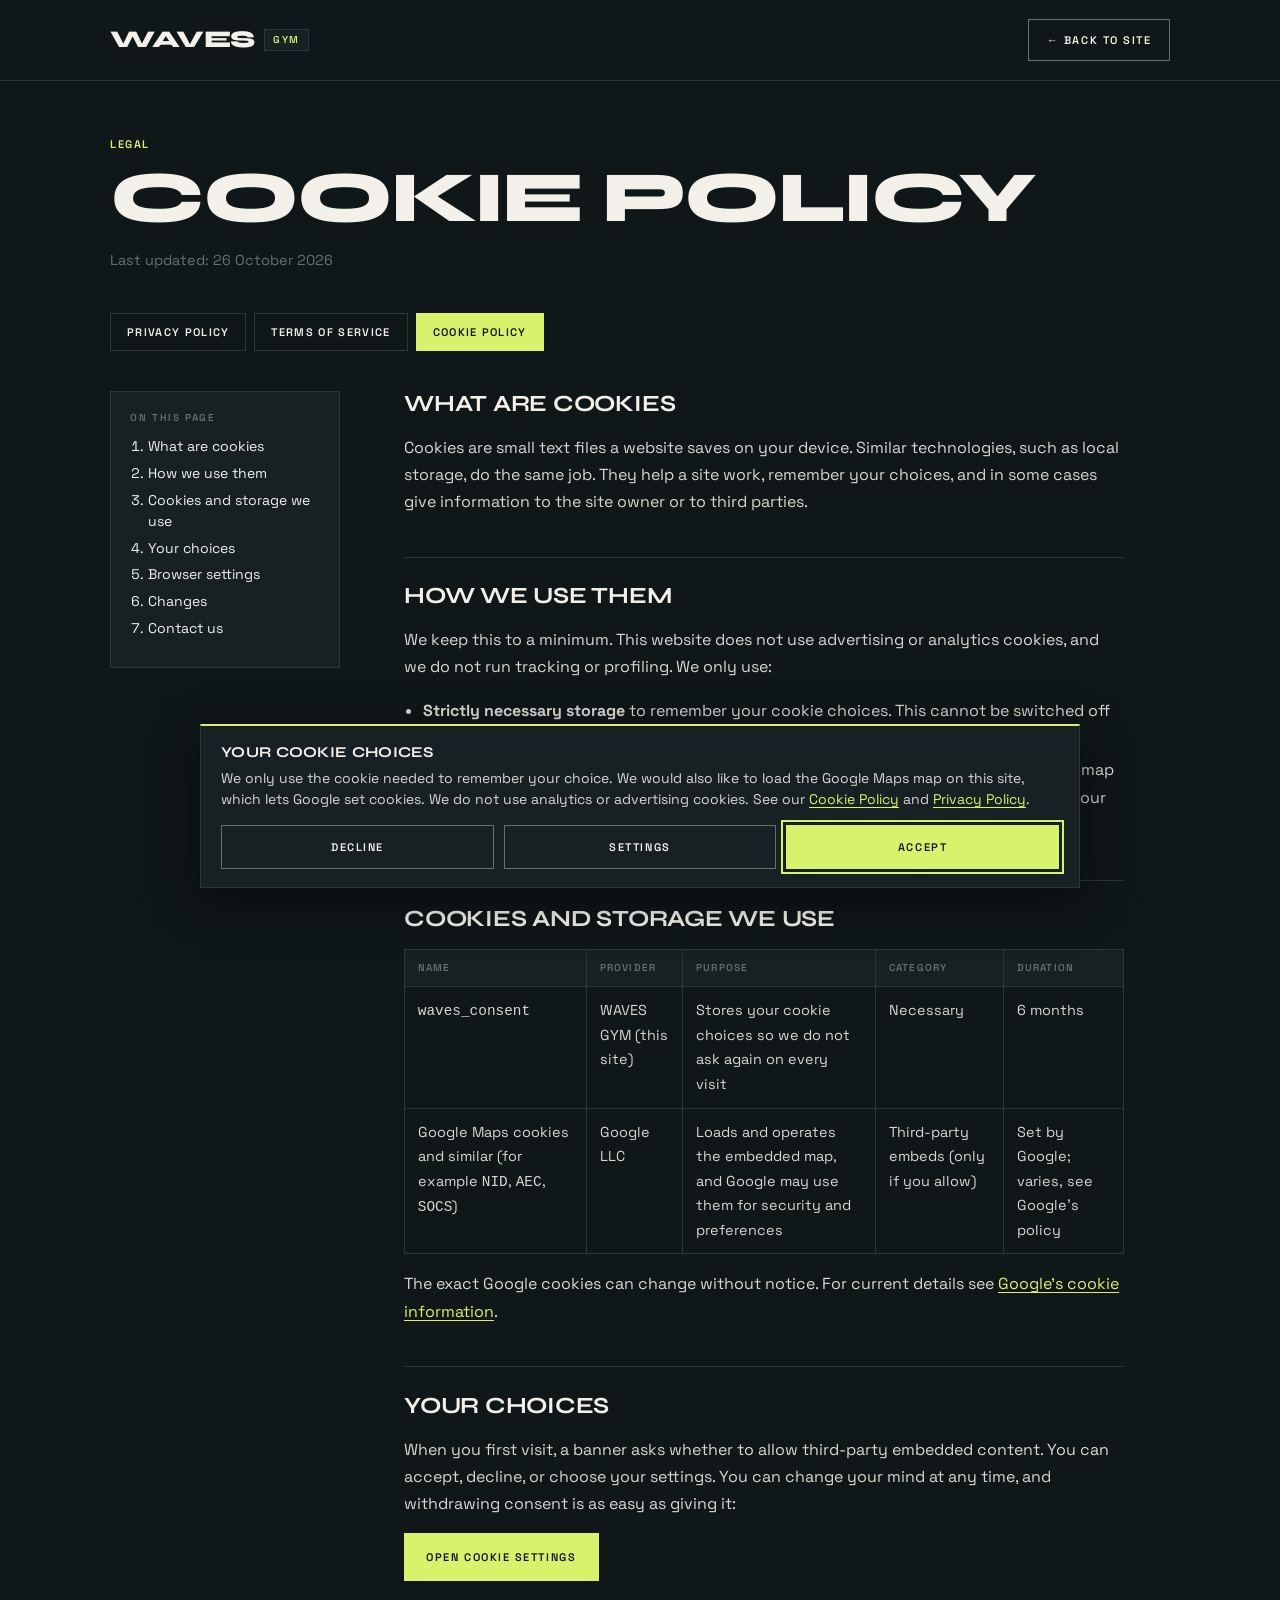
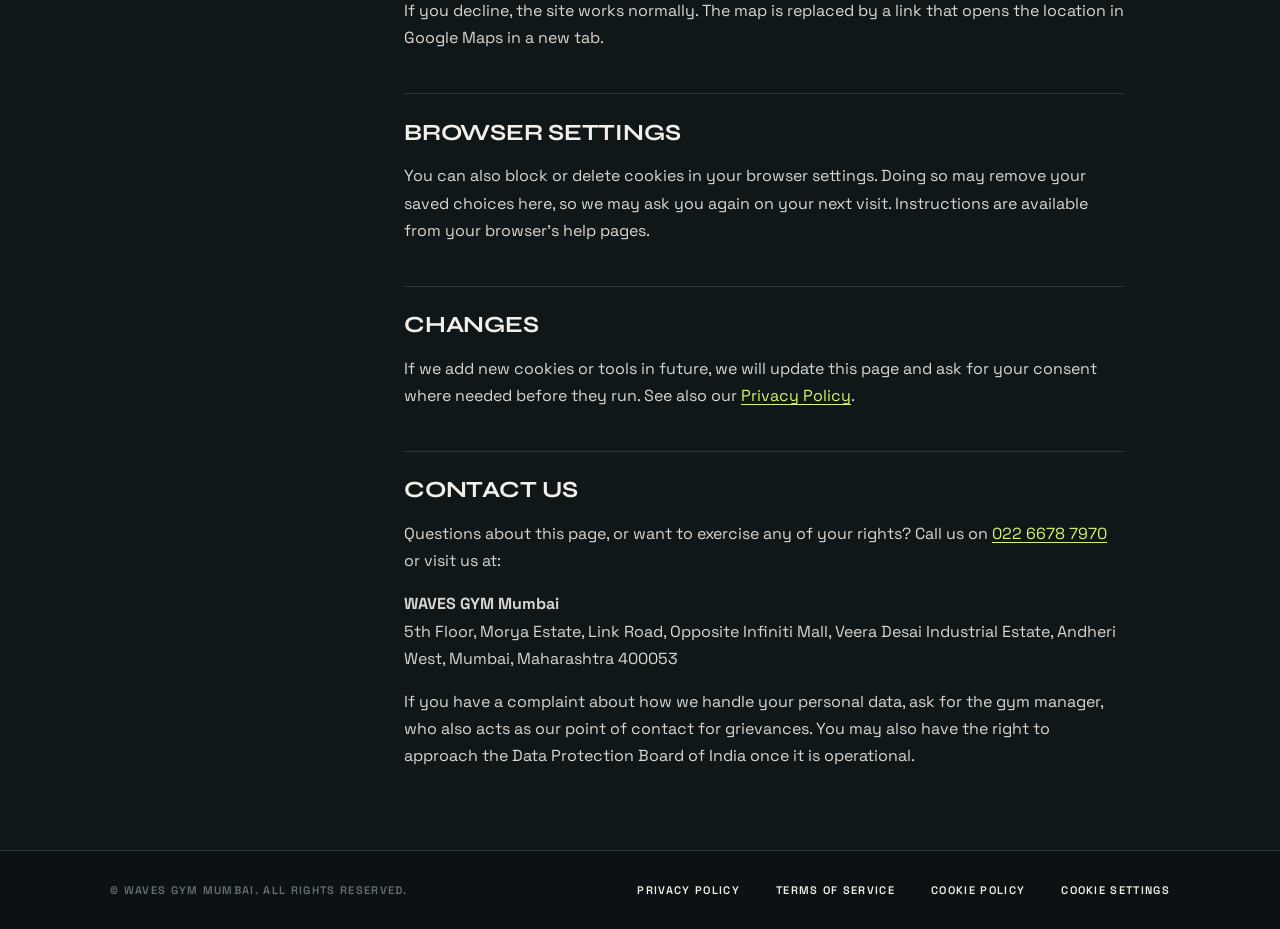
<file: cookies.html>
<!DOCTYPE html><html lang="en"><head><meta charset="utf-8"><meta name="viewport" content="width=device-width,initial-scale=1,viewport-fit=cover">
<title>Cookie Policy | WAVES GYM</title><meta name="description" content="How the WAVES GYM Mumbai website uses cookies and similar technologies, and how to manage your choices."><meta name="theme-color" content="#101719"><link rel="canonical" href="cookies.html">
<link rel="icon" href="data:image/svg+xml,%3Csvg xmlns=%27http://www.w3.org/2000/svg%27 viewBox=%270 0 8 8%27%3E%3Crect width=%278%27 height=%278%27 fill=%27%23101719%27/%3E%3Crect x=%272%27 y=%272%27 width=%274%27 height=%274%27 fill=%27%23D7F36B%27/%3E%3C/svg%3E">
<link rel="preload" href="fonts/syne-800.woff2" as="font" type="font/woff2" crossorigin><link rel="stylesheet" href="legal.css"></head><body>
<a class="skip" href="#content">Skip to content</a>
<header class="hdr"><div class="hdr-in"><a class="brand" href="index.html" aria-label="WAVES GYM home"><b>WAVES</b><span>GYM</span></a><a class="back" href="index.html">&larr; Back to site</a></div></header>
<main id="content"><p class="eyebrow">Legal</p><h1>Cookie Policy</h1><p class="updated">Last updated: 26 October 2026</p>
<nav class="tabs" aria-label="Legal pages"><a href="privacy.html">Privacy Policy</a><a href="terms.html">Terms of Service</a><a href="cookies.html" aria-current="page">Cookie Policy</a></nav>
<div class="lay"><aside class="toc" aria-label="On this page"><p>On this page</p><ol><li><a href="#what">What are cookies</a></li><li><a href="#use">How we use them</a></li><li><a href="#list">Cookies and storage we use</a></li><li><a href="#choices">Your choices</a></li><li><a href="#browser">Browser settings</a></li><li><a href="#changes">Changes</a></li><li><a href="#contact">Contact us</a></li></ol></aside><article class="doc">
<h2 id="what">What are cookies</h2>
<p>Cookies are small text files a website saves on your device. Similar technologies, such as local storage, do the same job. They help a site work, remember your choices, and in some cases give information to the site owner or to third parties.</p>

<h2 id="use">How we use them</h2>
<p>We keep this to a minimum. This website does not use advertising or analytics cookies, and we do not run tracking or profiling. We only use:</p>
<ul>
<li><strong>Strictly necessary storage</strong> to remember your cookie choices. This cannot be switched off because the site could not respect your choices without it.</li>
<li><strong>Third-party embedded content</strong>, which is off until you allow it. This is the Google Maps map in the "Where to find us" section. When it loads, Google may set cookies and receive your IP address and device information, under Google's own privacy policy.</li>
</ul>

<h2 id="list">Cookies and storage we use</h2>
<table><thead><tr><th>Name</th><th>Provider</th><th>Purpose</th><th>Category</th><th>Duration</th></tr></thead><tbody>
<tr><td><code>waves_consent</code></td><td>WAVES GYM (this site)</td><td>Stores your cookie choices so we do not ask again on every visit</td><td>Necessary</td><td>6 months</td></tr>
<tr><td>Google Maps cookies and similar (for example <code>NID</code>, <code>AEC</code>, <code>SOCS</code>)</td><td>Google LLC</td><td>Loads and operates the embedded map, and Google may use them for security and preferences</td><td>Third-party embeds (only if you allow)</td><td>Set by Google; varies, see Google's policy</td></tr>
</tbody></table>
<p>The exact Google cookies can change without notice. For current details see <a href="https://policies.google.com/technologies/cookies" rel="noopener noreferrer" target="_blank">Google's cookie information</a>.</p>

<h2 id="choices">Your choices</h2>
<p>When you first visit, a banner asks whether to allow third-party embedded content. You can accept, decline, or choose your settings. You can change your mind at any time, and withdrawing consent is as easy as giving it:</p>
<p><button type="button" class="btn" data-cookie-settings>Open cookie settings</button></p>
<p>If you decline, the site works normally. The map is replaced by a link that opens the location in Google Maps in a new tab.</p>

<h2 id="browser">Browser settings</h2>
<p>You can also block or delete cookies in your browser settings. Doing so may remove your saved choices here, so we may ask you again on your next visit. Instructions are available from your browser's help pages.</p>

<h2 id="changes">Changes</h2>
<p>If we add new cookies or tools in future, we will update this page and ask for your consent where needed before they run. See also our <a href="privacy.html">Privacy Policy</a>.</p>
<h2 id="contact">Contact us</h2>
<p>Questions about this page, or want to exercise any of your rights? Call us on <a href="tel:02266787970">022 6678 7970</a> or visit us at:</p>
<p><strong>WAVES GYM Mumbai</strong><br>5th Floor, Morya Estate, Link Road, Opposite Infiniti Mall, Veera Desai Industrial Estate, Andheri West, Mumbai, Maharashtra 400053</p>
<p>If you have a complaint about how we handle your personal data, ask for the gym manager, who also acts as our point of contact for grievances. You may also have the right to approach the Data Protection Board of India once it is operational.</p>
</article></div></main>
<footer class="ftr"><div class="ftr-in"><div>&copy; WAVES GYM Mumbai. All rights reserved.</div><nav aria-label="Legal"><a href="privacy.html">Privacy Policy</a><a href="terms.html">Terms of Service</a><a href="cookies.html">Cookie Policy</a><button type="button" data-cookie-settings>Cookie settings</button></nav></div></footer>
<script src="cookies.js" defer></script></body></html>
</file>
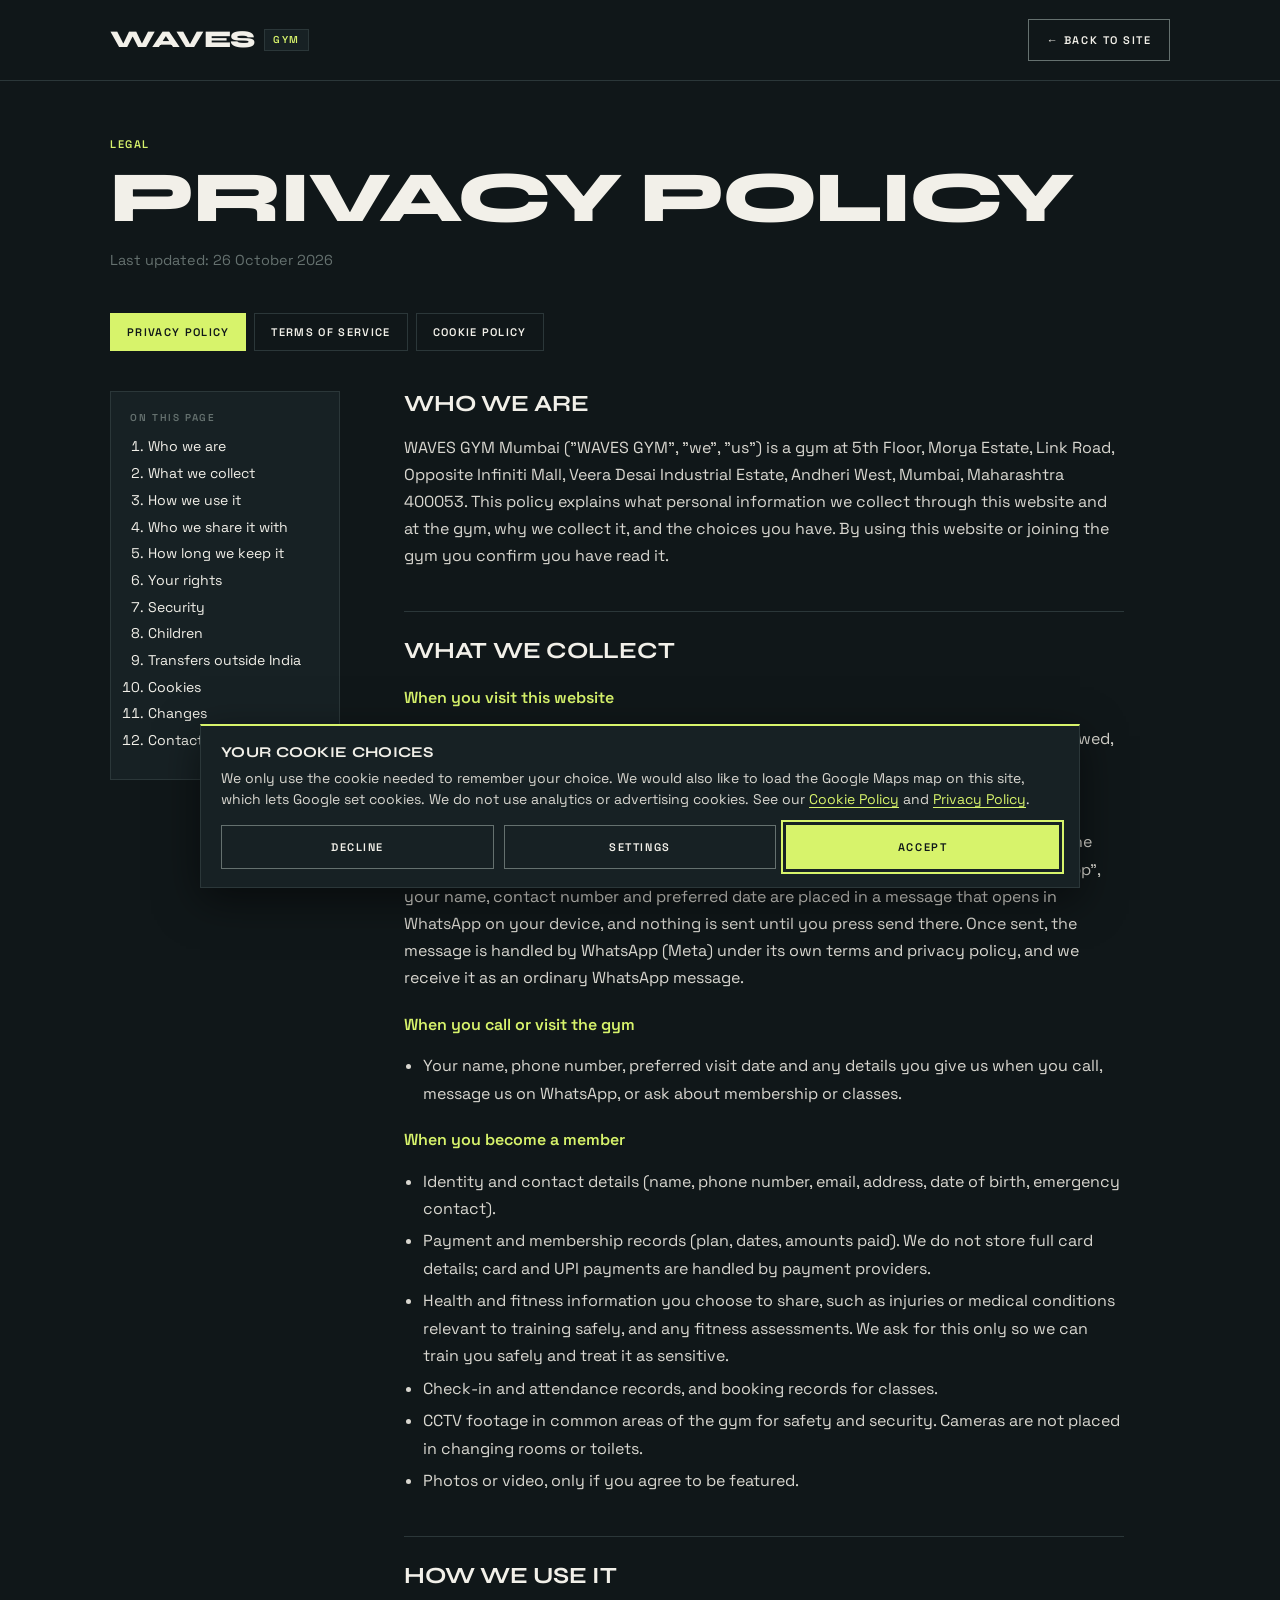
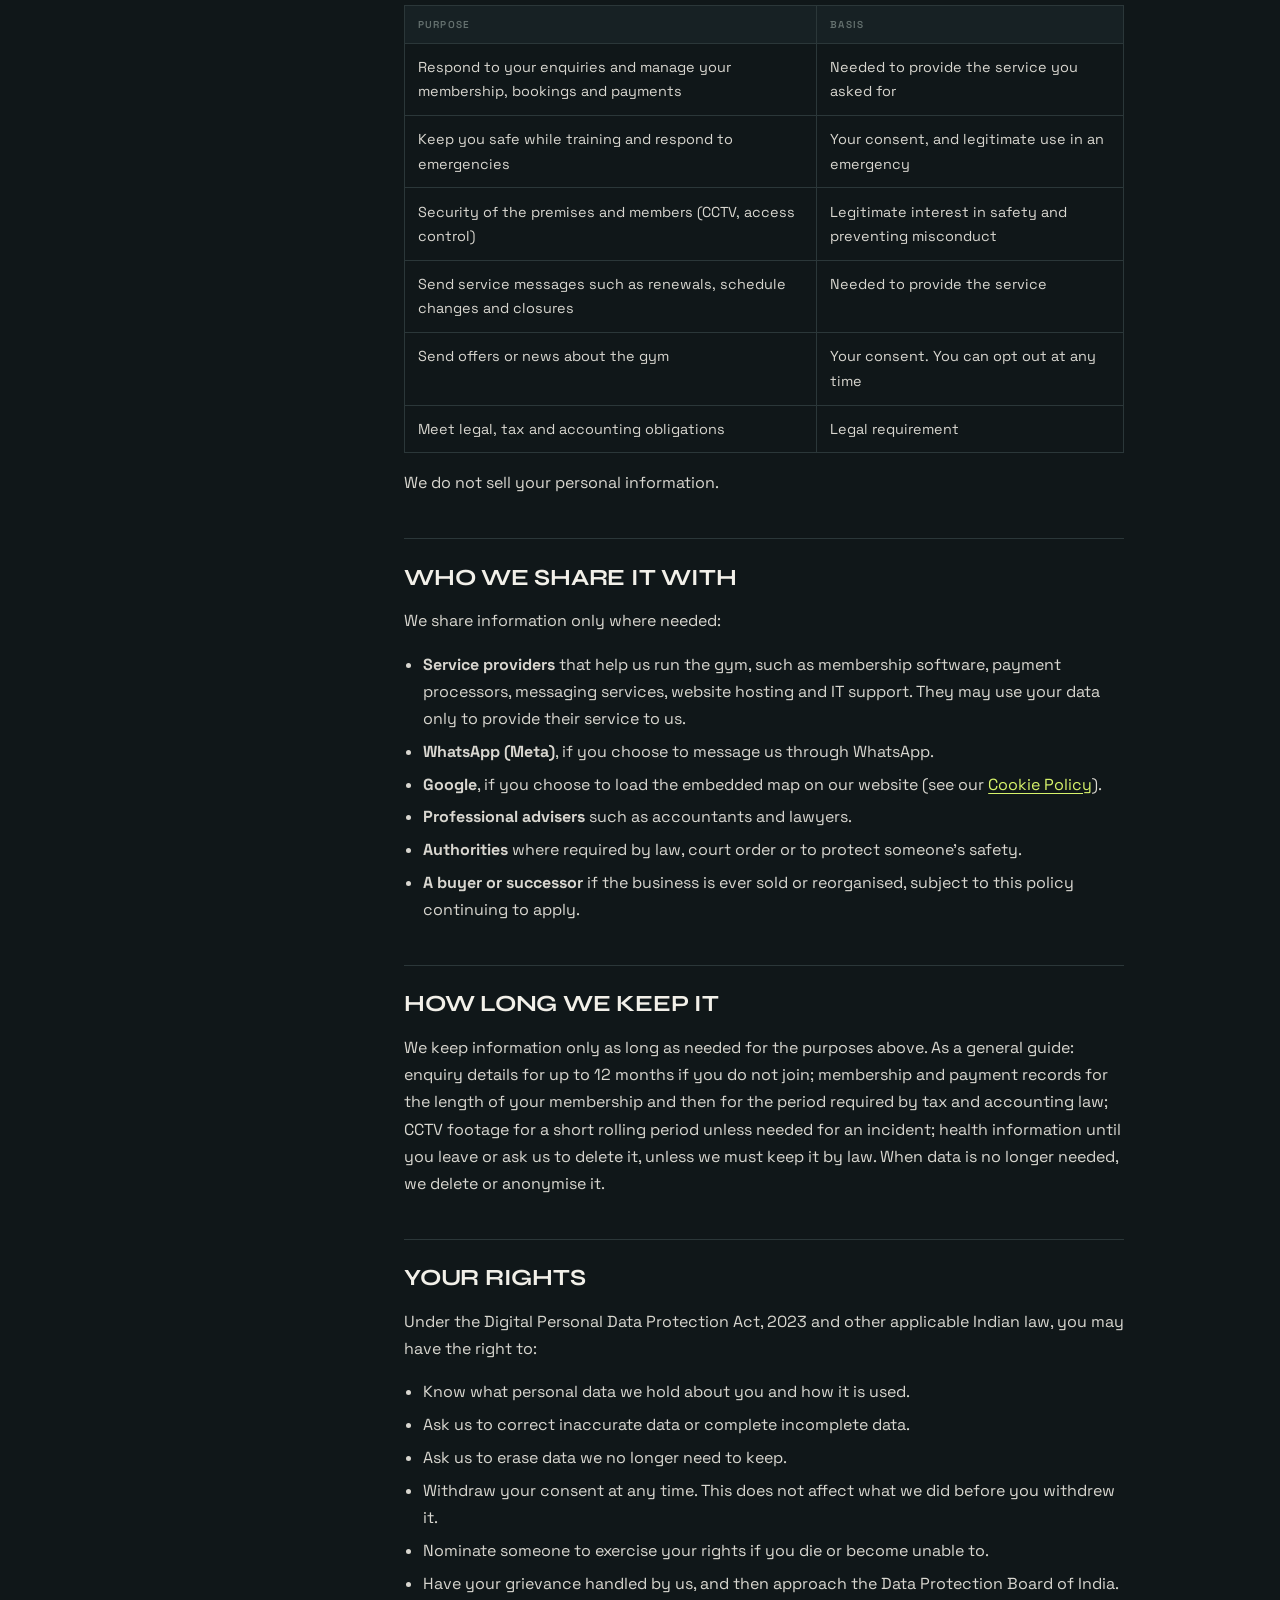
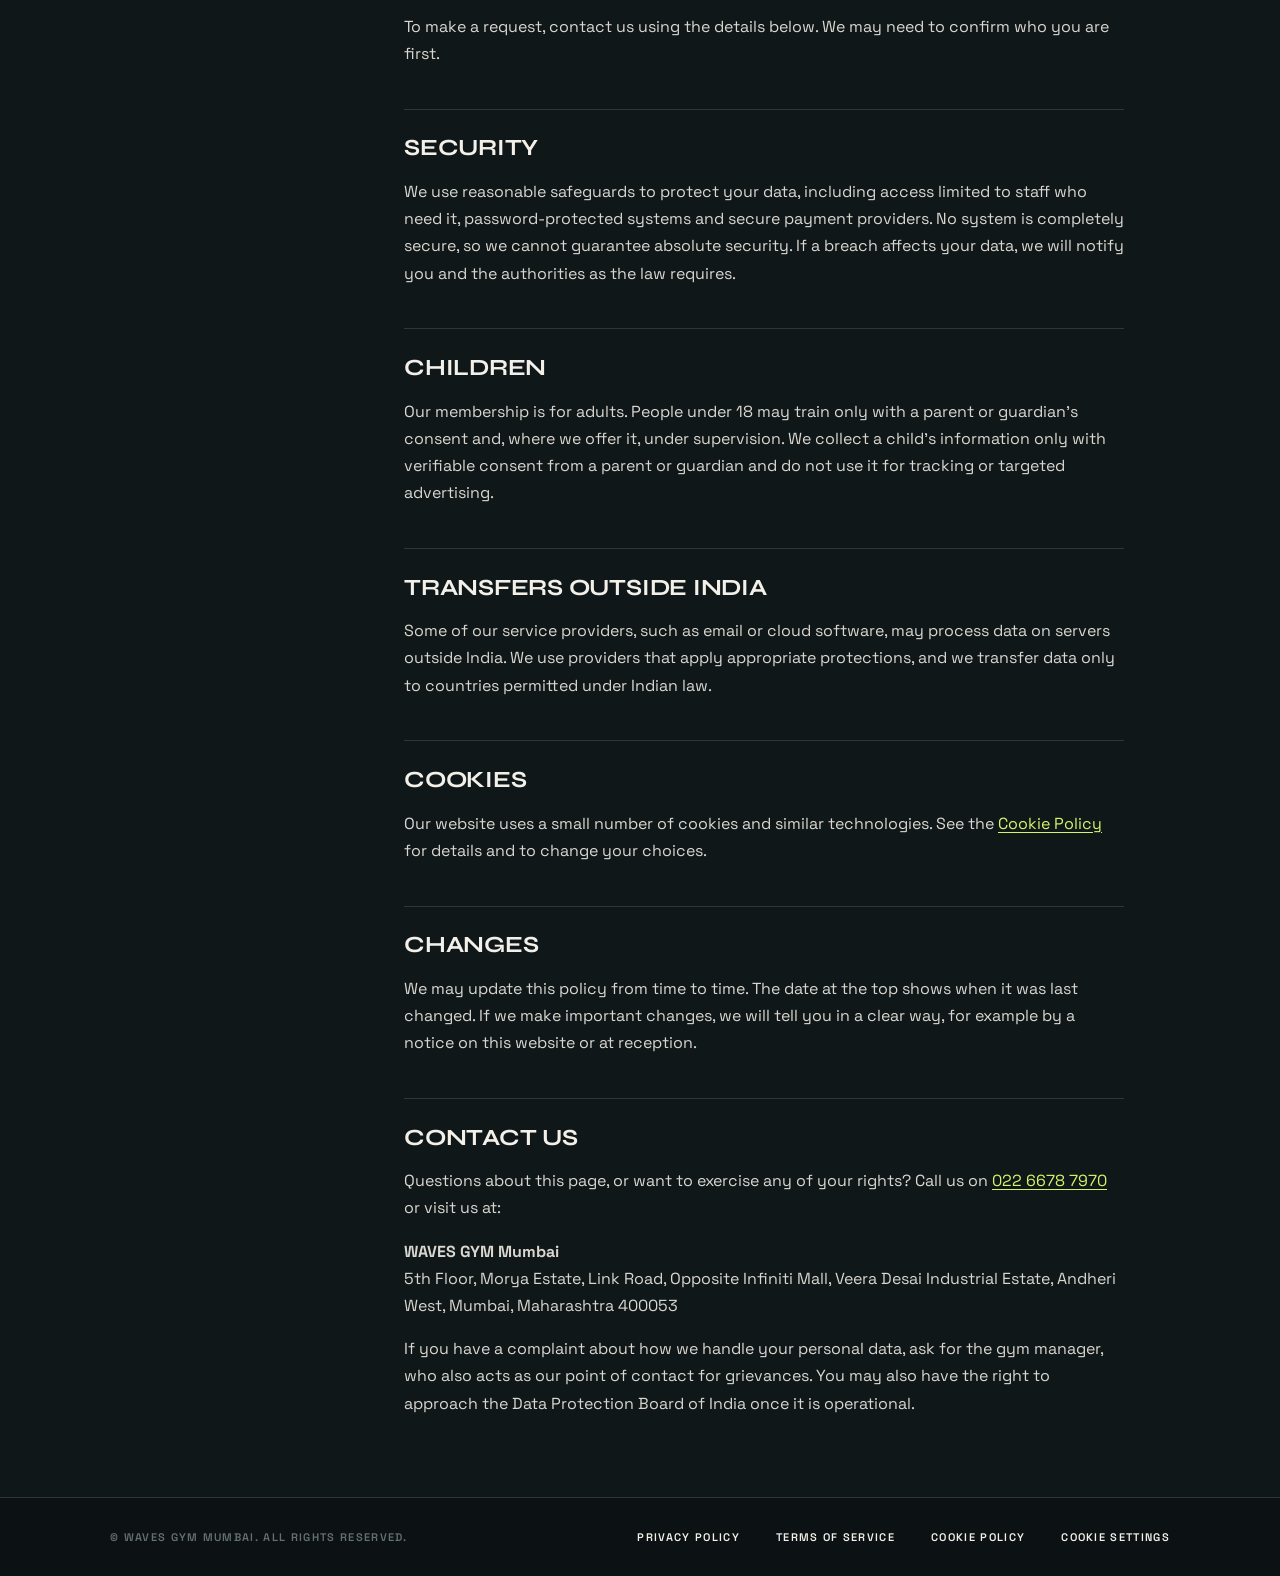
<file: privacy.html>
<!DOCTYPE html><html lang="en"><head><meta charset="utf-8"><meta name="viewport" content="width=device-width,initial-scale=1,viewport-fit=cover">
<title>Privacy Policy | WAVES GYM</title><meta name="description" content="How WAVES GYM Mumbai collects, uses and protects your personal information."><meta name="theme-color" content="#101719"><link rel="canonical" href="privacy.html">
<link rel="icon" href="data:image/svg+xml,%3Csvg xmlns=%27http://www.w3.org/2000/svg%27 viewBox=%270 0 8 8%27%3E%3Crect width=%278%27 height=%278%27 fill=%27%23101719%27/%3E%3Crect x=%272%27 y=%272%27 width=%274%27 height=%274%27 fill=%27%23D7F36B%27/%3E%3C/svg%3E">
<link rel="preload" href="fonts/syne-800.woff2" as="font" type="font/woff2" crossorigin><link rel="stylesheet" href="legal.css"></head><body>
<a class="skip" href="#content">Skip to content</a>
<header class="hdr"><div class="hdr-in"><a class="brand" href="index.html" aria-label="WAVES GYM home"><b>WAVES</b><span>GYM</span></a><a class="back" href="index.html">&larr; Back to site</a></div></header>
<main id="content"><p class="eyebrow">Legal</p><h1>Privacy Policy</h1><p class="updated">Last updated: 26 October 2026</p>
<nav class="tabs" aria-label="Legal pages"><a href="privacy.html" aria-current="page">Privacy Policy</a><a href="terms.html">Terms of Service</a><a href="cookies.html">Cookie Policy</a></nav>
<div class="lay"><aside class="toc" aria-label="On this page"><p>On this page</p><ol><li><a href="#who">Who we are</a></li><li><a href="#collect">What we collect</a></li><li><a href="#use">How we use it</a></li><li><a href="#share">Who we share it with</a></li><li><a href="#retain">How long we keep it</a></li><li><a href="#rights">Your rights</a></li><li><a href="#security">Security</a></li><li><a href="#children">Children</a></li><li><a href="#transfers">Transfers outside India</a></li><li><a href="#cookies">Cookies</a></li><li><a href="#changes">Changes</a></li><li><a href="#contact">Contact us</a></li></ol></aside><article class="doc">
<h2 id="who">Who we are</h2>
<p>WAVES GYM Mumbai ("WAVES GYM", "we", "us") is a gym at 5th Floor, Morya Estate, Link Road, Opposite Infiniti Mall, Veera Desai Industrial Estate, Andheri West, Mumbai, Maharashtra 400053. This policy explains what personal information we collect through this website and at the gym, why we collect it, and the choices you have. By using this website or joining the gym you confirm you have read it.</p>

<h2 id="collect">What we collect</h2>
<h3>When you visit this website</h3>
<ul>
<li><strong>Basic technical data</strong> such as your IP address, browser type, device type and pages viewed, which our hosting provider may log for security and reliability.</li>
<li><strong>Cookie and similar data</strong>, only as described in our <a href="cookies.html">Cookie Policy</a>.</li>
</ul>
<p>This website has no accounts and does not store enquiries. The "Book a visit" form on the home page does not send your details to our servers. When you press "Send on WhatsApp", your name, contact number and preferred date are placed in a message that opens in WhatsApp on your device, and nothing is sent until you press send there. Once sent, the message is handled by WhatsApp (Meta) under its own terms and privacy policy, and we receive it as an ordinary WhatsApp message.</p>
<h3>When you call or visit the gym</h3>
<ul>
<li>Your name, phone number, preferred visit date and any details you give us when you call, message us on WhatsApp, or ask about membership or classes.</li>
</ul>
<h3>When you become a member</h3>
<ul>
<li>Identity and contact details (name, phone number, email, address, date of birth, emergency contact).</li>
<li>Payment and membership records (plan, dates, amounts paid). We do not store full card details; card and UPI payments are handled by payment providers.</li>
<li>Health and fitness information you choose to share, such as injuries or medical conditions relevant to training safely, and any fitness assessments. We ask for this only so we can train you safely and treat it as sensitive.</li>
<li>Check-in and attendance records, and booking records for classes.</li>
<li>CCTV footage in common areas of the gym for safety and security. Cameras are not placed in changing rooms or toilets.</li>
<li>Photos or video, only if you agree to be featured.</li>
</ul>

<h2 id="use">How we use it</h2>
<table><thead><tr><th>Purpose</th><th>Basis</th></tr></thead><tbody>
<tr><td>Respond to your enquiries and manage your membership, bookings and payments</td><td>Needed to provide the service you asked for</td></tr>
<tr><td>Keep you safe while training and respond to emergencies</td><td>Your consent, and legitimate use in an emergency</td></tr>
<tr><td>Security of the premises and members (CCTV, access control)</td><td>Legitimate interest in safety and preventing misconduct</td></tr>
<tr><td>Send service messages such as renewals, schedule changes and closures</td><td>Needed to provide the service</td></tr>
<tr><td>Send offers or news about the gym</td><td>Your consent. You can opt out at any time</td></tr>
<tr><td>Meet legal, tax and accounting obligations</td><td>Legal requirement</td></tr>
</tbody></table>
<p>We do not sell your personal information.</p>

<h2 id="share">Who we share it with</h2>
<p>We share information only where needed:</p>
<ul>
<li><strong>Service providers</strong> that help us run the gym, such as membership software, payment processors, messaging services, website hosting and IT support. They may use your data only to provide their service to us.</li>
<li><strong>WhatsApp (Meta)</strong>, if you choose to message us through WhatsApp.</li>
<li><strong>Google</strong>, if you choose to load the embedded map on our website (see our <a href="cookies.html">Cookie Policy</a>).</li>
<li><strong>Professional advisers</strong> such as accountants and lawyers.</li>
<li><strong>Authorities</strong> where required by law, court order or to protect someone's safety.</li>
<li><strong>A buyer or successor</strong> if the business is ever sold or reorganised, subject to this policy continuing to apply.</li>
</ul>

<h2 id="retain">How long we keep it</h2>
<p>We keep information only as long as needed for the purposes above. As a general guide: enquiry details for up to 12 months if you do not join; membership and payment records for the length of your membership and then for the period required by tax and accounting law; CCTV footage for a short rolling period unless needed for an incident; health information until you leave or ask us to delete it, unless we must keep it by law. When data is no longer needed, we delete or anonymise it.</p>

<h2 id="rights">Your rights</h2>
<p>Under the Digital Personal Data Protection Act, 2023 and other applicable Indian law, you may have the right to:</p>
<ul>
<li>Know what personal data we hold about you and how it is used.</li>
<li>Ask us to correct inaccurate data or complete incomplete data.</li>
<li>Ask us to erase data we no longer need to keep.</li>
<li>Withdraw your consent at any time. This does not affect what we did before you withdrew it.</li>
<li>Nominate someone to exercise your rights if you die or become unable to.</li>
<li>Have your grievance handled by us, and then approach the Data Protection Board of India.</li>
</ul>
<p>To make a request, contact us using the details below. We may need to confirm who you are first.</p>

<h2 id="security">Security</h2>
<p>We use reasonable safeguards to protect your data, including access limited to staff who need it, password-protected systems and secure payment providers. No system is completely secure, so we cannot guarantee absolute security. If a breach affects your data, we will notify you and the authorities as the law requires.</p>

<h2 id="children">Children</h2>
<p>Our membership is for adults. People under 18 may train only with a parent or guardian's consent and, where we offer it, under supervision. We collect a child's information only with verifiable consent from a parent or guardian and do not use it for tracking or targeted advertising.</p>

<h2 id="transfers">Transfers outside India</h2>
<p>Some of our service providers, such as email or cloud software, may process data on servers outside India. We use providers that apply appropriate protections, and we transfer data only to countries permitted under Indian law.</p>

<h2 id="cookies">Cookies</h2>
<p>Our website uses a small number of cookies and similar technologies. See the <a href="cookies.html">Cookie Policy</a> for details and to change your choices.</p>

<h2 id="changes">Changes</h2>
<p>We may update this policy from time to time. The date at the top shows when it was last changed. If we make important changes, we will tell you in a clear way, for example by a notice on this website or at reception.</p>
<h2 id="contact">Contact us</h2>
<p>Questions about this page, or want to exercise any of your rights? Call us on <a href="tel:02266787970">022 6678 7970</a> or visit us at:</p>
<p><strong>WAVES GYM Mumbai</strong><br>5th Floor, Morya Estate, Link Road, Opposite Infiniti Mall, Veera Desai Industrial Estate, Andheri West, Mumbai, Maharashtra 400053</p>
<p>If you have a complaint about how we handle your personal data, ask for the gym manager, who also acts as our point of contact for grievances. You may also have the right to approach the Data Protection Board of India once it is operational.</p>
</article></div></main>
<footer class="ftr"><div class="ftr-in"><div>&copy; WAVES GYM Mumbai. All rights reserved.</div><nav aria-label="Legal"><a href="privacy.html">Privacy Policy</a><a href="terms.html">Terms of Service</a><a href="cookies.html">Cookie Policy</a><button type="button" data-cookie-settings>Cookie settings</button></nav></div></footer>
<script src="cookies.js" defer></script></body></html>
</file>
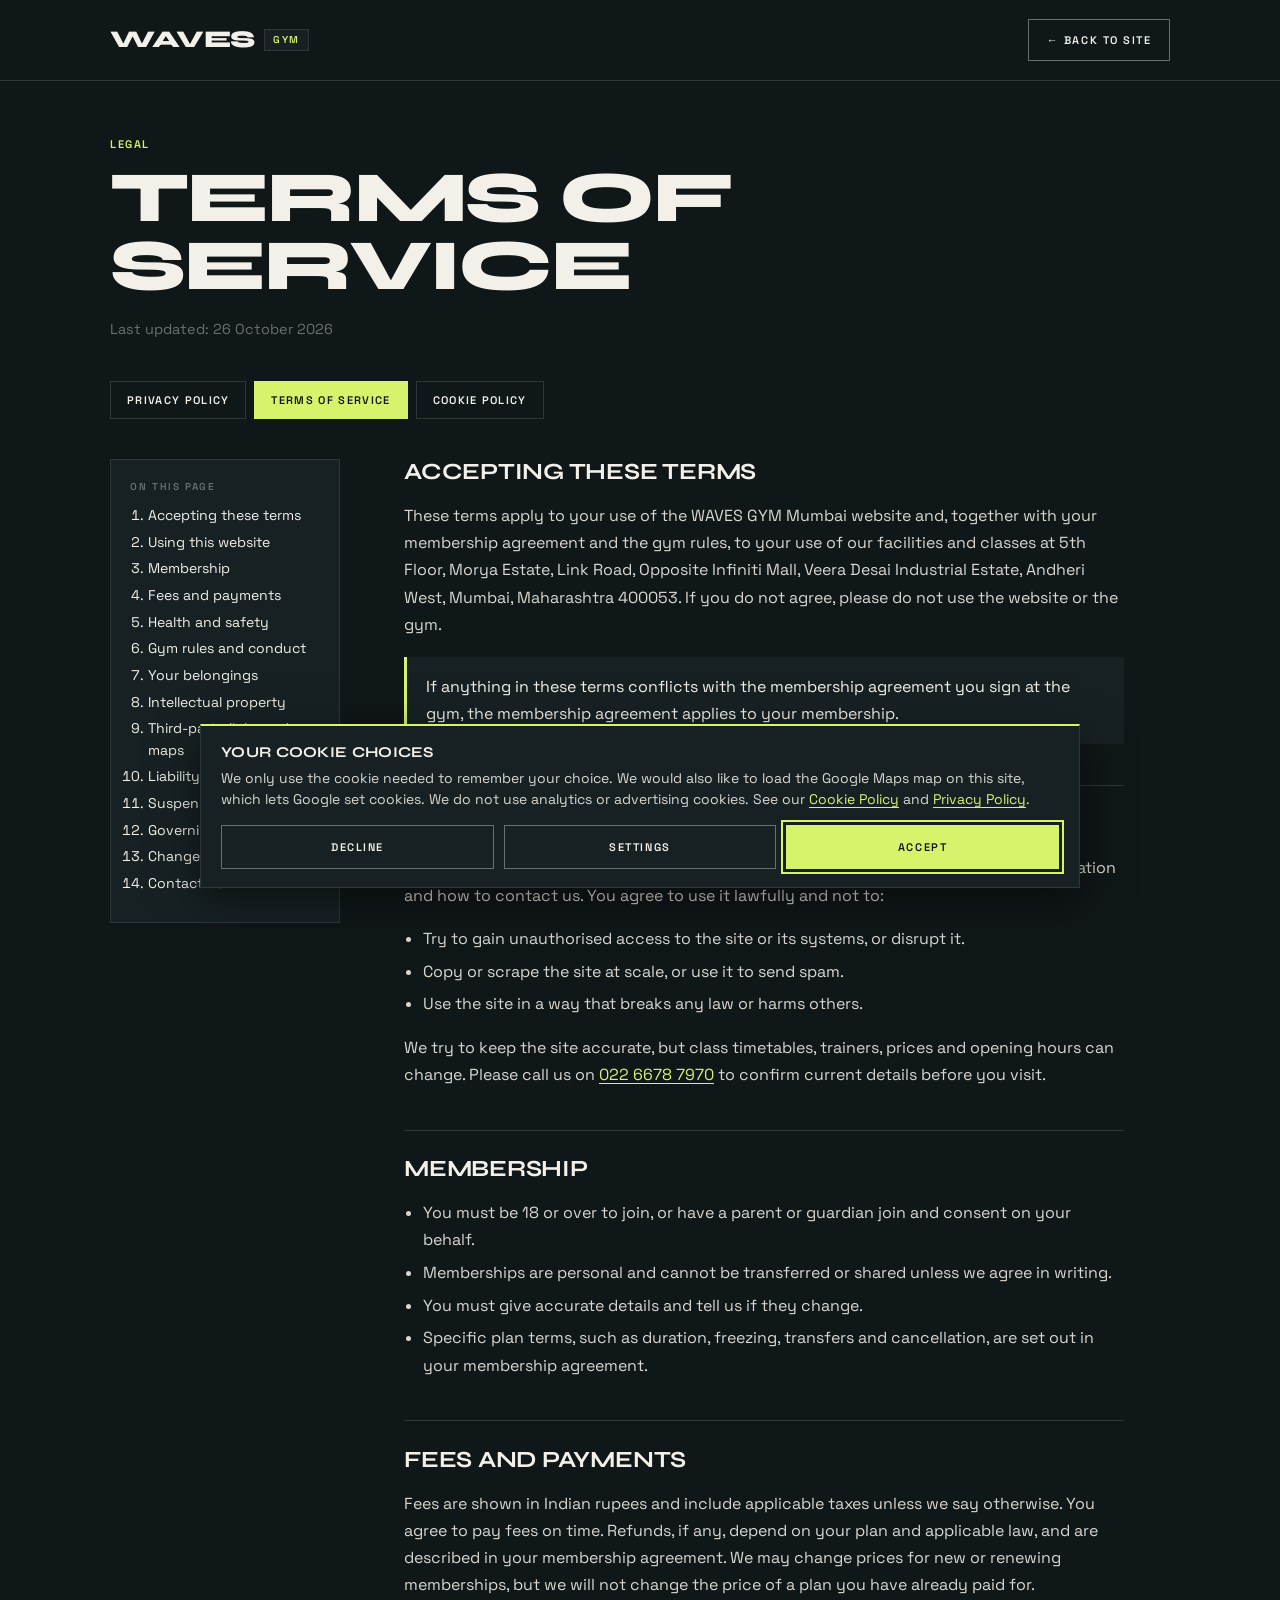
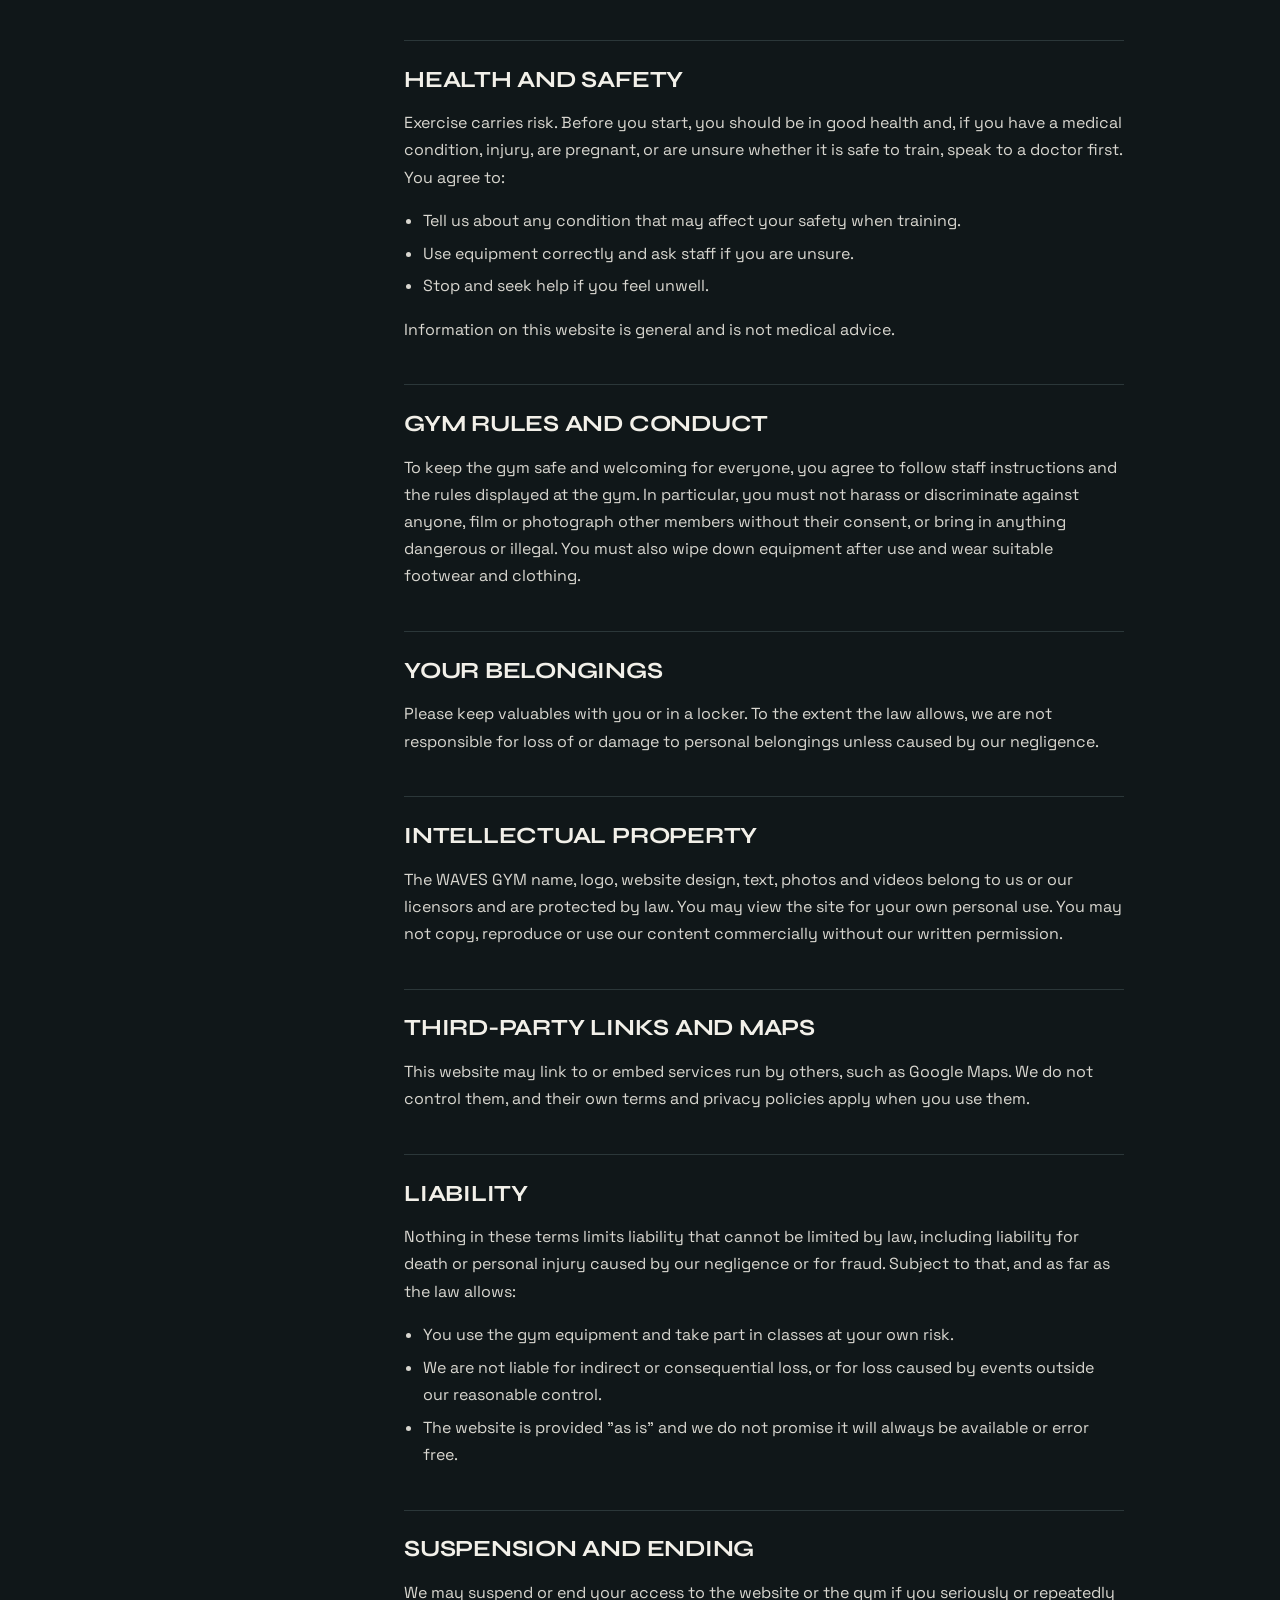
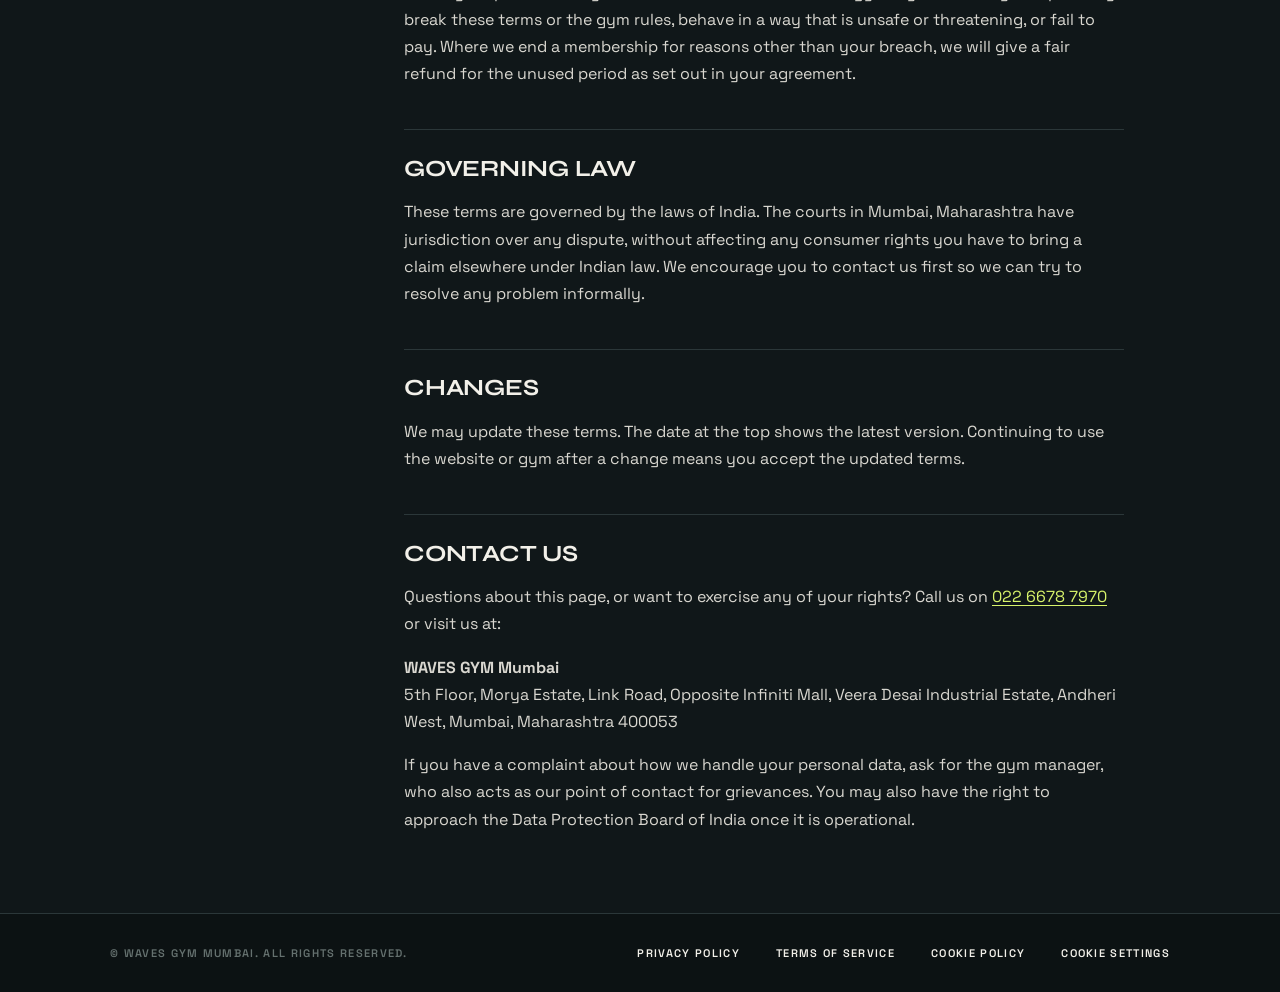
<file: terms.html>
<!DOCTYPE html><html lang="en"><head><meta charset="utf-8"><meta name="viewport" content="width=device-width,initial-scale=1,viewport-fit=cover">
<title>Terms of Service | WAVES GYM</title><meta name="description" content="The terms that apply when you use the WAVES GYM Mumbai website and services."><meta name="theme-color" content="#101719"><link rel="canonical" href="terms.html">
<link rel="icon" href="data:image/svg+xml,%3Csvg xmlns=%27http://www.w3.org/2000/svg%27 viewBox=%270 0 8 8%27%3E%3Crect width=%278%27 height=%278%27 fill=%27%23101719%27/%3E%3Crect x=%272%27 y=%272%27 width=%274%27 height=%274%27 fill=%27%23D7F36B%27/%3E%3C/svg%3E">
<link rel="preload" href="fonts/syne-800.woff2" as="font" type="font/woff2" crossorigin><link rel="stylesheet" href="legal.css"></head><body>
<a class="skip" href="#content">Skip to content</a>
<header class="hdr"><div class="hdr-in"><a class="brand" href="index.html" aria-label="WAVES GYM home"><b>WAVES</b><span>GYM</span></a><a class="back" href="index.html">&larr; Back to site</a></div></header>
<main id="content"><p class="eyebrow">Legal</p><h1>Terms of Service</h1><p class="updated">Last updated: 26 October 2026</p>
<nav class="tabs" aria-label="Legal pages"><a href="privacy.html">Privacy Policy</a><a href="terms.html" aria-current="page">Terms of Service</a><a href="cookies.html">Cookie Policy</a></nav>
<div class="lay"><aside class="toc" aria-label="On this page"><p>On this page</p><ol><li><a href="#accept">Accepting these terms</a></li><li><a href="#site">Using this website</a></li><li><a href="#membership">Membership</a></li><li><a href="#payments">Fees and payments</a></li><li><a href="#health">Health and safety</a></li><li><a href="#conduct">Gym rules and conduct</a></li><li><a href="#property">Your belongings</a></li><li><a href="#ip">Intellectual property</a></li><li><a href="#links">Third-party links and maps</a></li><li><a href="#liability">Liability</a></li><li><a href="#termination">Suspension and ending</a></li><li><a href="#law">Governing law</a></li><li><a href="#changes">Changes</a></li><li><a href="#contact">Contact us</a></li></ol></aside><article class="doc">
<h2 id="accept">Accepting these terms</h2>
<p>These terms apply to your use of the WAVES GYM Mumbai website and, together with your membership agreement and the gym rules, to your use of our facilities and classes at 5th Floor, Morya Estate, Link Road, Opposite Infiniti Mall, Veera Desai Industrial Estate, Andheri West, Mumbai, Maharashtra 400053. If you do not agree, please do not use the website or the gym.</p>
<div class="note">If anything in these terms conflicts with the membership agreement you sign at the gym, the membership agreement applies to your membership.</div>

<h2 id="site">Using this website</h2>
<p>The website gives general information about WAVES GYM, including training, classes, location and how to contact us. You agree to use it lawfully and not to:</p>
<ul>
<li>Try to gain unauthorised access to the site or its systems, or disrupt it.</li>
<li>Copy or scrape the site at scale, or use it to send spam.</li>
<li>Use the site in a way that breaks any law or harms others.</li>
</ul>
<p>We try to keep the site accurate, but class timetables, trainers, prices and opening hours can change. Please call us on <a href="tel:02266787970">022 6678 7970</a> to confirm current details before you visit.</p>

<h2 id="membership">Membership</h2>
<ul>
<li>You must be 18 or over to join, or have a parent or guardian join and consent on your behalf.</li>
<li>Memberships are personal and cannot be transferred or shared unless we agree in writing.</li>
<li>You must give accurate details and tell us if they change.</li>
<li>Specific plan terms, such as duration, freezing, transfers and cancellation, are set out in your membership agreement.</li>
</ul>

<h2 id="payments">Fees and payments</h2>
<p>Fees are shown in Indian rupees and include applicable taxes unless we say otherwise. You agree to pay fees on time. Refunds, if any, depend on your plan and applicable law, and are described in your membership agreement. We may change prices for new or renewing memberships, but we will not change the price of a plan you have already paid for.</p>

<h2 id="health">Health and safety</h2>
<p>Exercise carries risk. Before you start, you should be in good health and, if you have a medical condition, injury, are pregnant, or are unsure whether it is safe to train, speak to a doctor first. You agree to:</p>
<ul>
<li>Tell us about any condition that may affect your safety when training.</li>
<li>Use equipment correctly and ask staff if you are unsure.</li>
<li>Stop and seek help if you feel unwell.</li>
</ul>
<p>Information on this website is general and is not medical advice.</p>

<h2 id="conduct">Gym rules and conduct</h2>
<p>To keep the gym safe and welcoming for everyone, you agree to follow staff instructions and the rules displayed at the gym. In particular, you must not harass or discriminate against anyone, film or photograph other members without their consent, or bring in anything dangerous or illegal. You must also wipe down equipment after use and wear suitable footwear and clothing.</p>

<h2 id="property">Your belongings</h2>
<p>Please keep valuables with you or in a locker. To the extent the law allows, we are not responsible for loss of or damage to personal belongings unless caused by our negligence.</p>

<h2 id="ip">Intellectual property</h2>
<p>The WAVES GYM name, logo, website design, text, photos and videos belong to us or our licensors and are protected by law. You may view the site for your own personal use. You may not copy, reproduce or use our content commercially without our written permission.</p>

<h2 id="links">Third-party links and maps</h2>
<p>This website may link to or embed services run by others, such as Google Maps. We do not control them, and their own terms and privacy policies apply when you use them.</p>

<h2 id="liability">Liability</h2>
<p>Nothing in these terms limits liability that cannot be limited by law, including liability for death or personal injury caused by our negligence or for fraud. Subject to that, and as far as the law allows:</p>
<ul>
<li>You use the gym equipment and take part in classes at your own risk.</li>
<li>We are not liable for indirect or consequential loss, or for loss caused by events outside our reasonable control.</li>
<li>The website is provided "as is" and we do not promise it will always be available or error free.</li>
</ul>

<h2 id="termination">Suspension and ending</h2>
<p>We may suspend or end your access to the website or the gym if you seriously or repeatedly break these terms or the gym rules, behave in a way that is unsafe or threatening, or fail to pay. Where we end a membership for reasons other than your breach, we will give a fair refund for the unused period as set out in your agreement.</p>

<h2 id="law">Governing law</h2>
<p>These terms are governed by the laws of India. The courts in Mumbai, Maharashtra have jurisdiction over any dispute, without affecting any consumer rights you have to bring a claim elsewhere under Indian law. We encourage you to contact us first so we can try to resolve any problem informally.</p>

<h2 id="changes">Changes</h2>
<p>We may update these terms. The date at the top shows the latest version. Continuing to use the website or gym after a change means you accept the updated terms.</p>
<h2 id="contact">Contact us</h2>
<p>Questions about this page, or want to exercise any of your rights? Call us on <a href="tel:02266787970">022 6678 7970</a> or visit us at:</p>
<p><strong>WAVES GYM Mumbai</strong><br>5th Floor, Morya Estate, Link Road, Opposite Infiniti Mall, Veera Desai Industrial Estate, Andheri West, Mumbai, Maharashtra 400053</p>
<p>If you have a complaint about how we handle your personal data, ask for the gym manager, who also acts as our point of contact for grievances. You may also have the right to approach the Data Protection Board of India once it is operational.</p>
</article></div></main>
<footer class="ftr"><div class="ftr-in"><div>&copy; WAVES GYM Mumbai. All rights reserved.</div><nav aria-label="Legal"><a href="privacy.html">Privacy Policy</a><a href="terms.html">Terms of Service</a><a href="cookies.html">Cookie Policy</a><button type="button" data-cookie-settings>Cookie settings</button></nav></div></footer>
<script src="cookies.js" defer></script></body></html>
</file>
<file: legal.css>
@font-face{font-family:'Syne';font-weight:700;font-display:swap;src:url(fonts/syne-700.woff2) format('woff2')}
@font-face{font-family:'Syne';font-weight:800;font-display:swap;src:url(fonts/syne-800.woff2) format('woff2')}
@font-face{font-family:'Space Grotesk';font-weight:300 700;font-display:swap;src:url(fonts/space-grotesk-300-700.woff2) format('woff2')}
:root{--ink:#101719;--ink2:#172124;--lime:#D7F36B;--chalk:#F2F0E9;--slate:#65716F;--line:#2B3739;--px:max(1.25rem,calc((100vw - 1100px)/2))}
*{box-sizing:border-box}html{background:var(--ink);scroll-behavior:smooth}
body{margin:0;background:var(--ink);color:var(--chalk);font:400 16px/1.7 'Space Grotesk',system-ui,sans-serif;-webkit-font-smoothing:antialiased}
a{color:var(--lime);text-underline-offset:3px}a:hover{color:var(--chalk)}
:focus-visible{outline:2px solid var(--lime);outline-offset:3px}
.skip{position:absolute;left:-999px;top:0;background:var(--lime);color:var(--ink);padding:.6rem 1rem;z-index:100}.skip:focus{left:0}
.hdr{border-bottom:1px solid var(--line);background:var(--ink)}
.hdr-in{max-width:1100px;margin:0 auto;padding:0 1.25rem;height:80px;display:flex;align-items:center;justify-content:space-between;gap:1rem}
.brand{display:flex;align-items:center;gap:.6rem;text-decoration:none;color:var(--chalk)}
.brand b{font:800 1.5rem/1 'Syne',sans-serif;letter-spacing:-.02em}
.brand span{font:600 10px/1 'Space Grotesk',sans-serif;letter-spacing:.16em;padding:.3rem .5rem;border:1px solid var(--line);background:var(--ink2);color:var(--lime)}
.back{font:600 11px/14px 'Space Grotesk',sans-serif;letter-spacing:.14em;text-transform:uppercase;color:var(--chalk);text-decoration:none;border:1px solid var(--slate);padding:.8rem 1.1rem}
.back:hover{border-color:var(--lime);color:var(--lime)}
main{max-width:1100px;margin:0 auto;padding:3.5rem 1.25rem 4rem}
.eyebrow{font:600 11px/14px 'Space Grotesk',sans-serif;letter-spacing:.14em;text-transform:uppercase;color:var(--lime);margin:0 0 .8rem}
h1{font:800 clamp(2.2rem,7vw,4.5rem)/.95 'Syne',sans-serif;letter-spacing:-.03em;text-transform:uppercase;margin:0 0 1rem}
.updated{color:var(--slate);font-size:.9rem;margin:0 0 2.5rem}
.tabs{display:flex;flex-wrap:wrap;gap:.5rem;margin:0 0 2.5rem}
.tabs a{font:600 11px/14px 'Space Grotesk',sans-serif;letter-spacing:.12em;text-transform:uppercase;text-decoration:none;color:var(--chalk);border:1px solid var(--line);padding:.7rem 1rem}
.tabs a:hover{border-color:var(--lime);color:var(--lime)}.tabs a[aria-current=page]{background:var(--lime);color:var(--ink);border-color:var(--lime)}
.lay{display:grid;grid-template-columns:minmax(0,1fr);gap:2.5rem}.lay>*{min-width:0}
@media(min-width:900px){.lay{grid-template-columns:230px minmax(0,1fr);gap:4rem}.toc{position:sticky;top:1.5rem;align-self:start}}
.toc{border:1px solid var(--line);background:var(--ink2);padding:1.2rem 1.2rem 1.4rem}
.toc p{font:600 10px/14px 'Space Grotesk',sans-serif;letter-spacing:.16em;text-transform:uppercase;color:var(--slate);margin:0 0 .7rem}
.toc ol{margin:0;padding-left:1.1rem;font-size:.88rem;line-height:1.5}.toc li{margin:.35rem 0}.toc a{color:var(--chalk);text-decoration:none}.toc a:hover{color:var(--lime)}
.doc{max-width:720px}
.doc h2{font:700 1.45rem/1.15 'Syne',sans-serif;text-transform:uppercase;letter-spacing:-.01em;margin:2.6rem 0 .8rem;padding-top:1.6rem;border-top:1px solid var(--line);scroll-margin-top:1.5rem}
.doc h2:first-of-type{margin-top:0;padding-top:0;border-top:0}
.doc h3{font:600 1rem/1.4 'Space Grotesk',sans-serif;margin:1.4rem 0 .3rem;color:var(--lime)}
.doc p,.doc li{color:#d9d7d0}.doc ul{padding-left:1.2rem}.doc li{margin:.35rem 0}
.note{border-left:3px solid var(--lime);background:var(--ink2);padding:1rem 1.2rem;margin:1.2rem 0;color:var(--chalk)}
table{width:100%;border-collapse:collapse;margin:1rem 0;font-size:.9rem;display:block;overflow-x:auto}
th,td{border:1px solid var(--line);padding:.7rem .8rem;text-align:left;vertical-align:top}
th{background:var(--ink2);font:600 10px/14px 'Space Grotesk',sans-serif;letter-spacing:.12em;text-transform:uppercase;color:var(--slate)}
td{color:#d9d7d0}
.btn{display:inline-flex;align-items:center;justify-content:center;min-height:48px;padding:.85rem 1.4rem;font:600 11px/14px 'Space Grotesk',sans-serif;letter-spacing:.14em;text-transform:uppercase;background:var(--lime);color:var(--ink);border:0;cursor:pointer}.btn:hover{background:var(--chalk)}
.ftr{border-top:1px solid var(--line);background:#0c1213}
.ftr-in{max-width:1100px;margin:0 auto;padding:2rem 1.25rem;display:flex;flex-wrap:wrap;gap:1rem 2rem;justify-content:space-between;align-items:center;font:600 11px/14px 'Space Grotesk',sans-serif;letter-spacing:.12em;text-transform:uppercase;color:var(--slate)}
.ftr-in nav{display:flex;flex-wrap:wrap;gap:.75rem 2.25rem}.ftr-in a,.ftr-in button{color:var(--chalk);text-decoration:none;background:none;border:0;padding:0;font:inherit;letter-spacing:inherit;text-transform:inherit;cursor:pointer}.ftr-in a:hover,.ftr-in button:hover{color:var(--lime)}
@media(prefers-reduced-motion:reduce){html{scroll-behavior:auto}}
</file>
